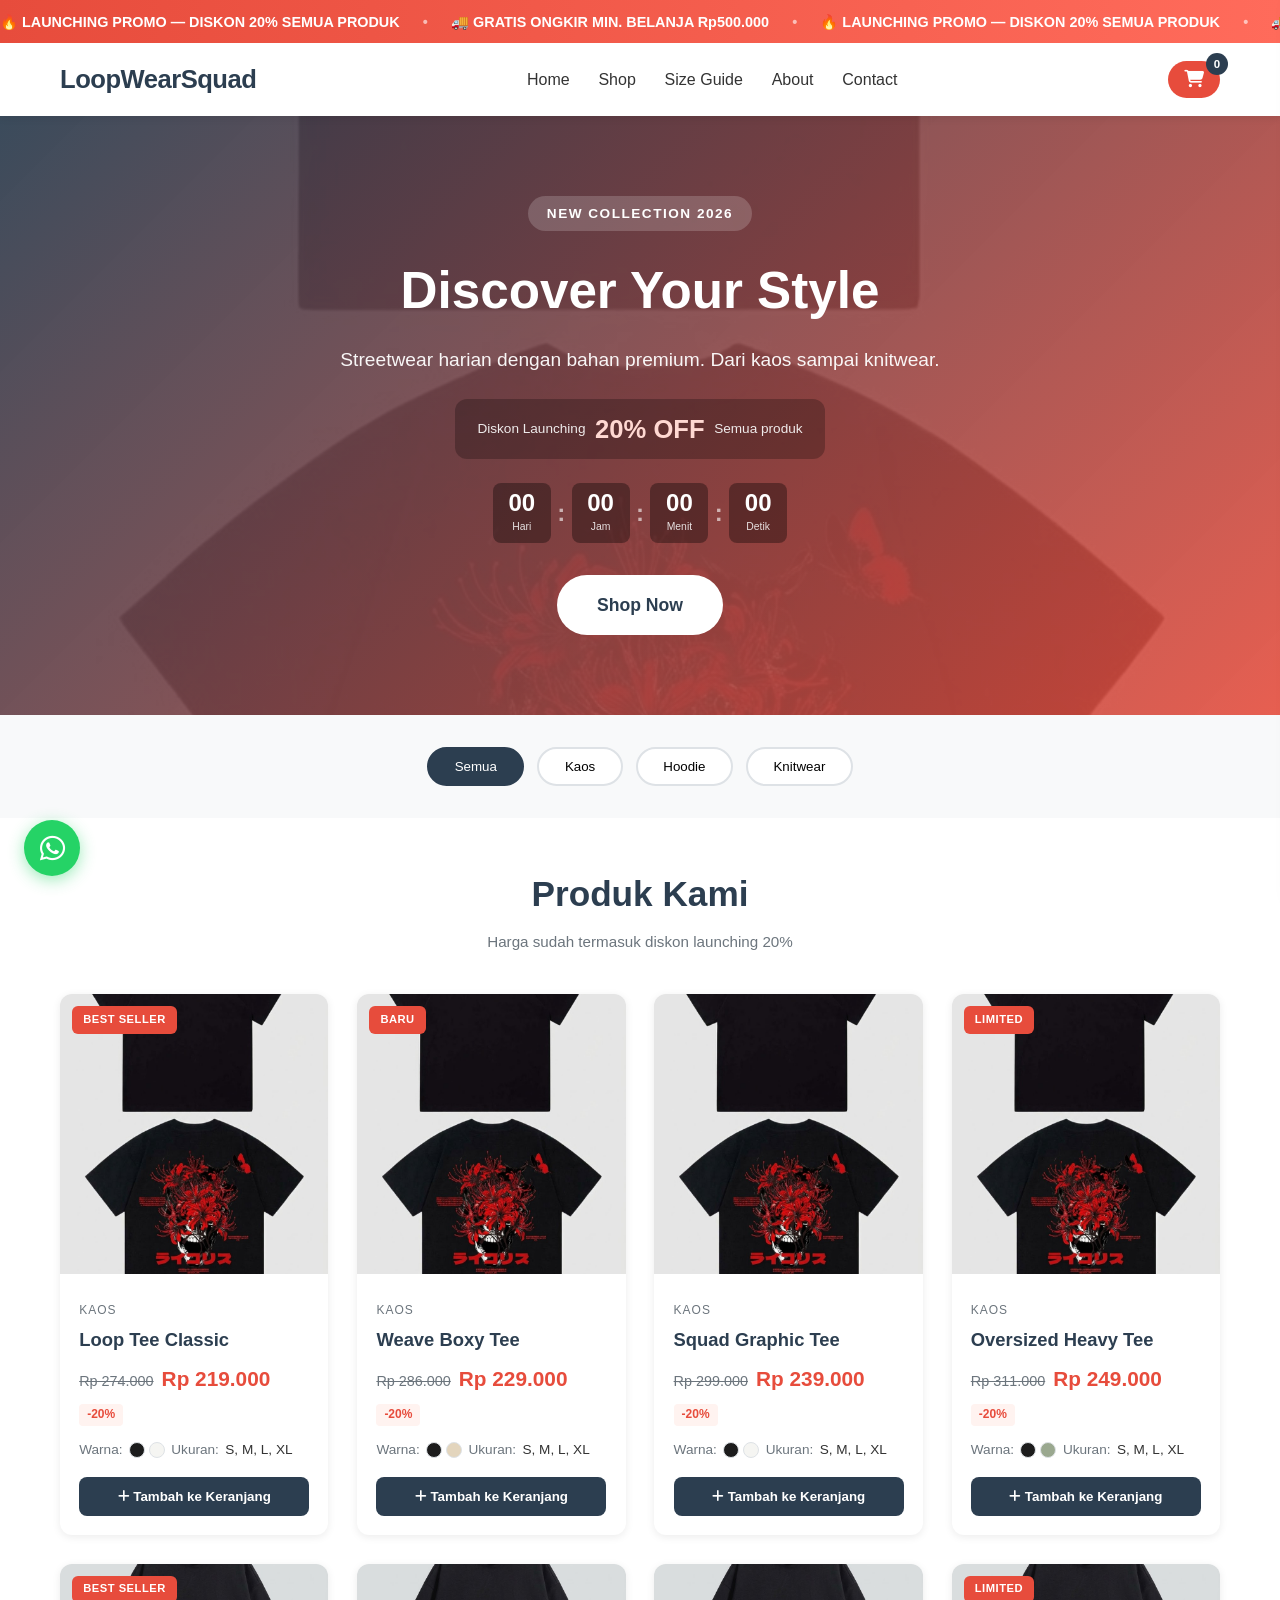
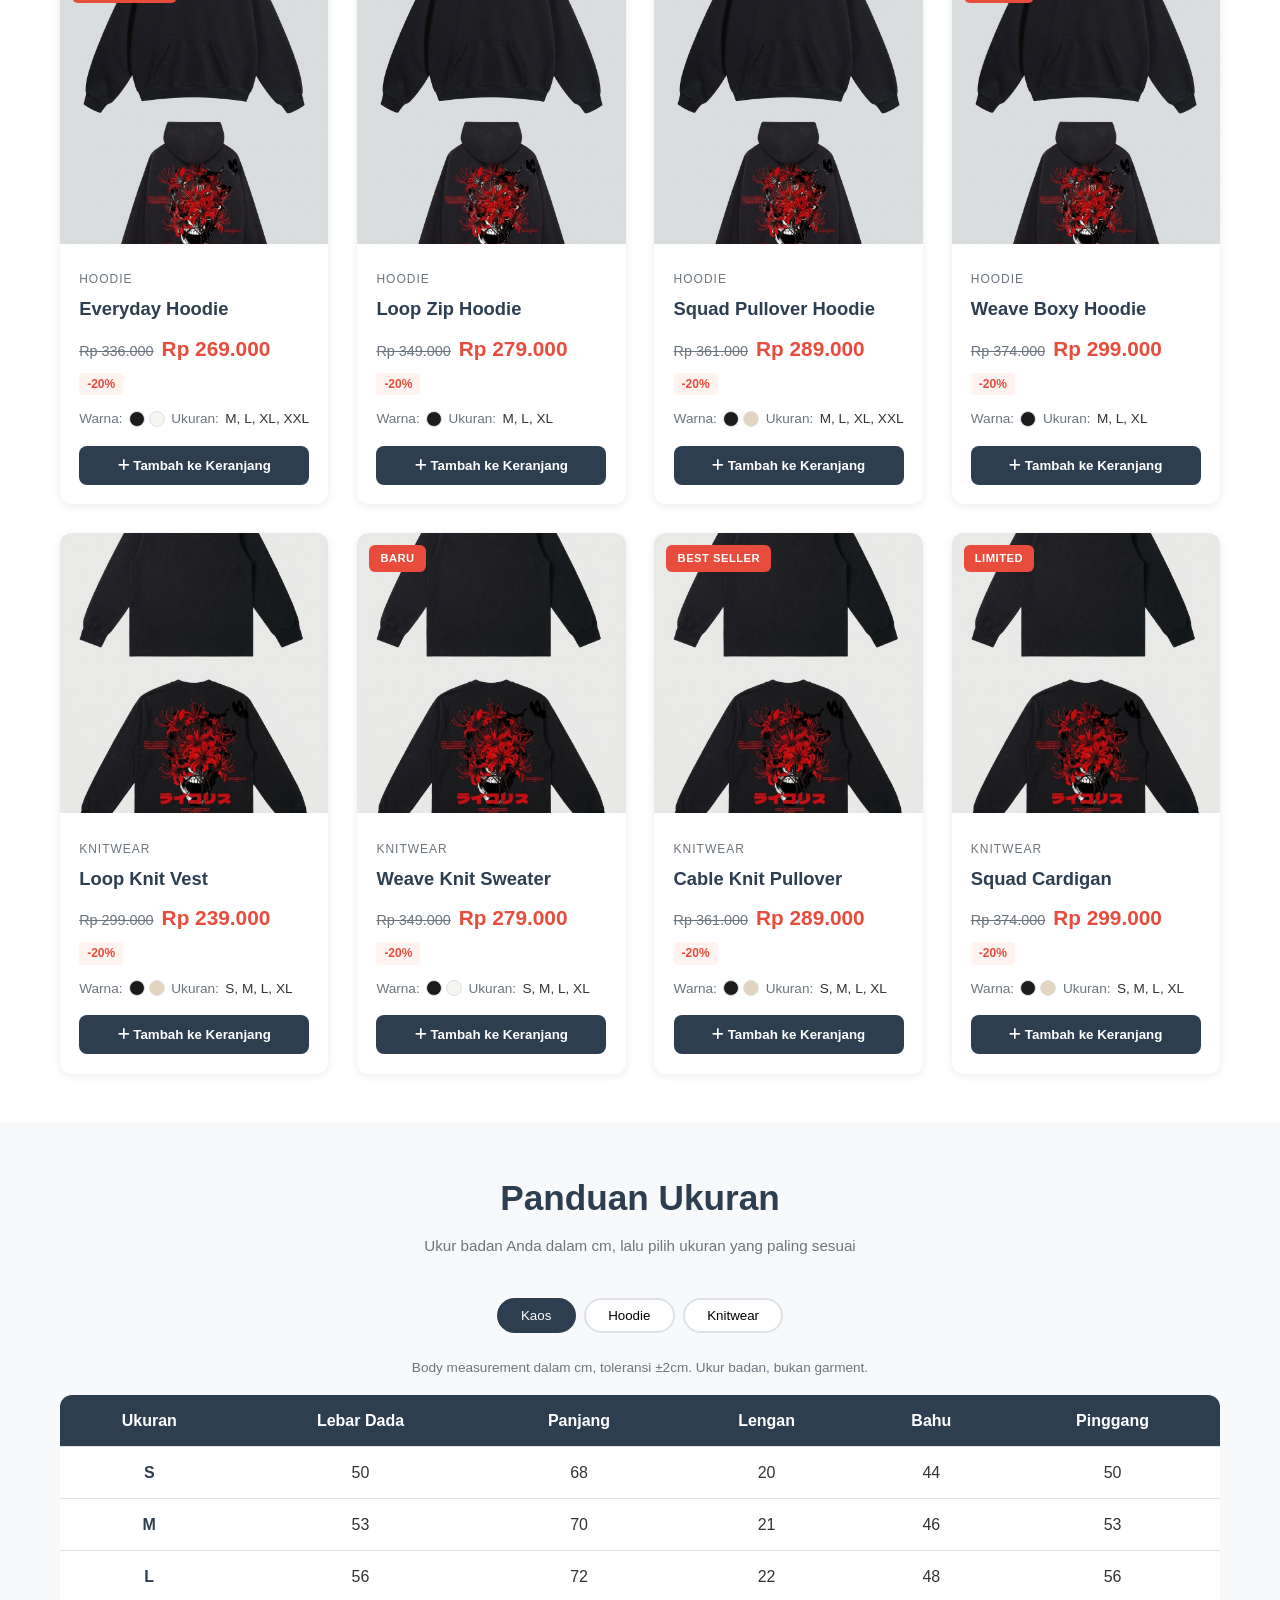
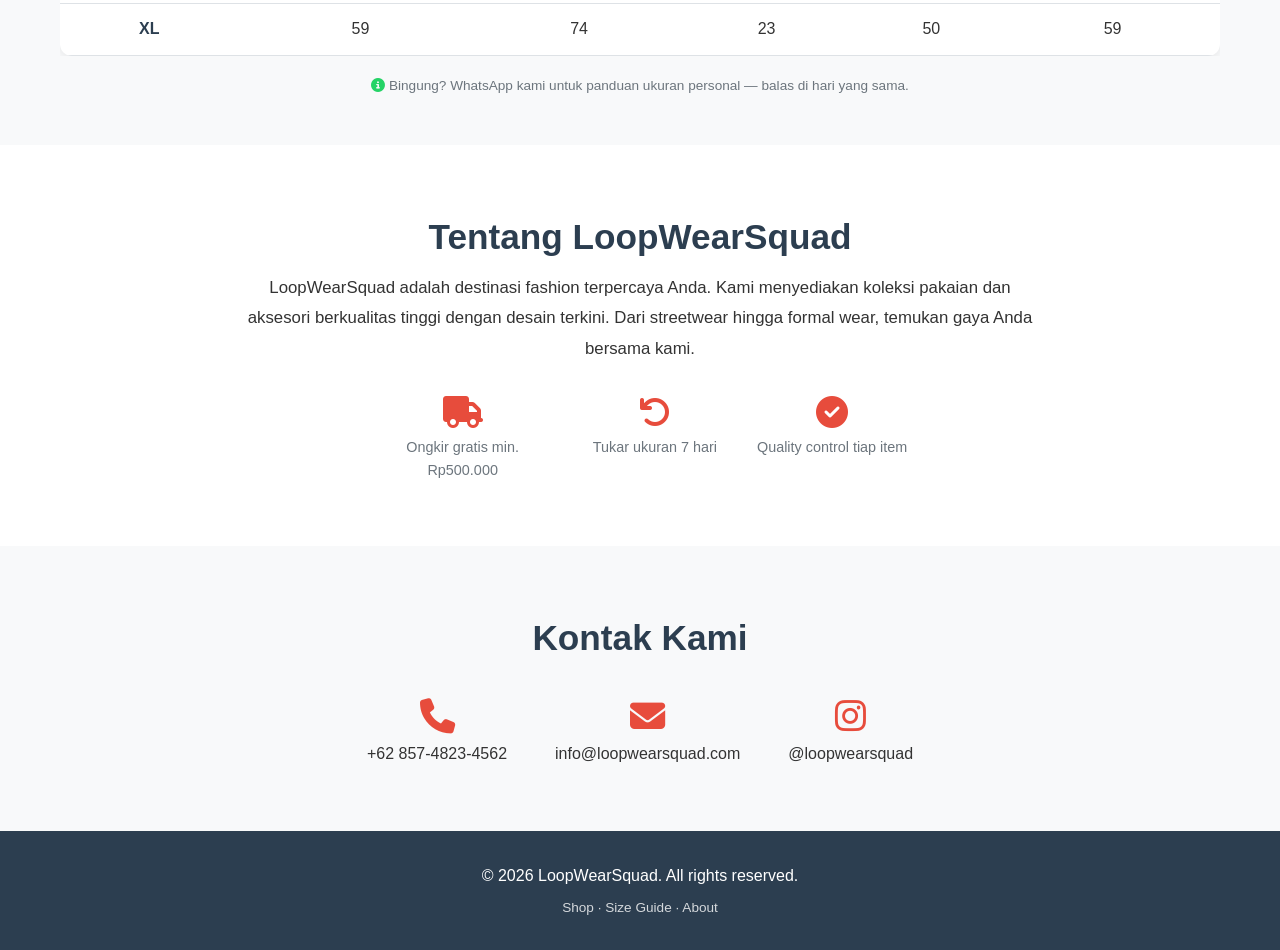
<file: index.html>
<!DOCTYPE html>
<html lang="id">
<head>
    <meta charset="UTF-8">
    <meta name="viewport" content="width=device-width, initial-scale=1.0">
    <title>LoopWearSquad — Streetwear Store | Kaos, Hoodie, Knitwear</title>
    <meta name="description" content="LoopWearSquad — koleksi streetwear Indonesia. Kaos, hoodie, dan knitwear premium. Diskon launching 20% untuk semua produk.">
    <meta name="theme-color" content="#2c3e50">

    <!-- PWA -->
    <link rel="manifest" href="manifest.webmanifest">
    <link rel="icon" type="image/png" sizes="192x192" href="icons/icon-192.png">
    <link rel="apple-touch-icon" href="icons/icon-192.png">
    <meta name="apple-mobile-web-app-capable" content="yes">
    <meta name="apple-mobile-web-app-title" content="LoopWearSquad">
    <meta name="mobile-web-app-capable" content="yes">

    <link rel="stylesheet" href="style.css">
    <link rel="stylesheet" href="https://cdnjs.cloudflare.com/ajax/libs/font-awesome/6.4.0/css/all.min.css">

    <!-- Open Graph -->
    <meta property="og:type" content="website">
    <meta property="og:title" content="LoopWearSquad — New Collection 2026">
    <meta property="og:description" content="Kaos, hoodie, knitwear premium. Diskon launching 20%.">
    <meta property="og:image" content="https://rijalmafaza081.github.io/loopwearsquad/images/kaos.jpg">

    <!-- Google Analytics -->
    <script async src="https://www.googletagmanager.com/gtag/js?id=G-CPDF1S9VXW"></script>
    <script>
      window.dataLayer = window.dataLayer || [];
      function gtag(){dataLayer.push(arguments);}
      gtag('js', new Date());
      gtag('config', 'G-CPDF1S9VXW');
    </script>
</head>
<body>
    <!-- Promo Bar -->
    <div class="promo-bar" id="promoBar">
        <div class="promo-bar-track">
            <span class="promo-item">🔥 LAUNCHING PROMO — DISKON 20% SEMUA PRODUK</span>
            <span class="promo-sep">•</span>
            <span class="promo-item">🚚 GRATIS ONGKIR MIN. BELANJA Rp500.000</span>
            <span class="promo-sep">•</span>
            <span class="promo-item">🔥 LAUNCHING PROMO — DISKON 20% SEMUA PRODUK</span>
            <span class="promo-sep">•</span>
            <span class="promo-item">🚚 GRATIS ONGKIR MIN. BELANJA Rp500.000</span>
        </div>
    </div>

    <!-- Header & Navigation -->
    <header class="header">
        <nav class="navbar">
            <div class="container">
                <div class="logo">
                    <a href="index.html"><h1>LoopWearSquad</h1></a>
                </div>
                <ul class="nav-menu">
                    <li><a href="index.html#home">Home</a></li>
                    <li><a href="index.html#products">Shop</a></li>
                    <li><a href="index.html#size-guide">Size Guide</a></li>
                    <li><a href="index.html#about">About</a></li>
                    <li><a href="index.html#contact">Contact</a></li>
                </ul>
                <div class="nav-icons">
                    <button class="install-btn hidden" id="installBtn" title="Install aplikasi">
                        <i class="fas fa-download"></i>
                        <span class="install-label">Install</span>
                    </button>
                    <button class="cart-btn" onclick="toggleCart()" aria-label="Keranjang belanja">
                        <i class="fas fa-shopping-cart"></i>
                        <span class="cart-count">0</span>
                    </button>
                </div>
            </div>
        </nav>
    </header>

    <!-- Hero Section -->
    <section id="home" class="hero">
        <div class="hero-content">
            <span class="hero-badge">NEW COLLECTION 2026</span>
            <h2 class="hero-title">Discover Your Style</h2>
            <p class="hero-subtitle">Streetwear harian dengan bahan premium. Dari kaos sampai knitwear.</p>
            <div class="hero-promo">
                <span class="hero-promo-label">Diskon Launching</span>
                <span class="hero-promo-value">20% OFF</span>
                <span class="hero-promo-off">Semua produk</span>
            </div>
            <div class="countdown" id="heroCountdown" role="timer" aria-label="Hitung mundur promo">
                <div class="cd-unit"><span class="cd-value" id="cdDays">00</span><span class="cd-label">Hari</span></div>
                <div class="cd-sep">:</div>
                <div class="cd-unit"><span class="cd-value" id="cdHours">00</span><span class="cd-label">Jam</span></div>
                <div class="cd-sep">:</div>
                <div class="cd-unit"><span class="cd-value" id="cdMins">00</span><span class="cd-label">Menit</span></div>
                <div class="cd-sep">:</div>
                <div class="cd-unit"><span class="cd-value" id="cdSecs">00</span><span class="cd-label">Detik</span></div>
            </div>
            <a href="#products" class="btn btn-primary btn-lg">Shop Now</a>
        </div>
    </section>

    <!-- Filter Section -->
    <section class="filter-section">
        <div class="container">
            <div class="filter-buttons" id="filterButtons">
                <button class="filter-btn active" data-category="all">Semua</button>
                <button class="filter-btn" data-category="kaos">Kaos</button>
                <button class="filter-btn" data-category="hoodie">Hoodie</button>
                <button class="filter-btn" data-category="knitwear">Knitwear</button>
            </div>
        </div>
    </section>

    <!-- Products Section -->
    <section id="products" class="products-section">
        <div class="container">
            <h2 class="section-title">Produk Kami</h2>
            <p class="section-subtitle">Harga sudah termasuk diskon launching 20%</p>
            <div class="products-grid" id="productsGrid"></div>
        </div>
    </section>

    <!-- Size Guide Section -->
    <section id="size-guide" class="size-guide-section">
        <div class="container">
            <h2 class="section-title">Panduan Ukuran</h2>
            <p class="section-subtitle">Ukur badan Anda dalam cm, lalu pilih ukuran yang paling sesuai</p>
            <div class="size-guide-tabs" id="sizeGuideTabs">
                <button class="size-tab active" data-cat="kaos">Kaos</button>
                <button class="size-tab" data-cat="hoodie">Hoodie</button>
                <button class="size-tab" data-cat="knitwear">Knitwear</button>
            </div>
            <div id="sizeGuideContainer"></div>
            <p class="size-help"><i class="fas fa-info-circle"></i> Bingung? WhatsApp kami untuk panduan ukuran personal — balas di hari yang sama.</p>
        </div>
    </section>

    <!-- About Section -->
    <section id="about" class="about-section">
        <div class="container">
            <h2 class="section-title">Tentang LoopWearSquad</h2>
            <p class="about-text">
                LoopWearSquad adalah destinasi fashion terpercaya Anda. Kami menyediakan koleksi pakaian
                dan aksesori berkualitas tinggi dengan desain terkini. Dari streetwear hingga formal wear,
                temukan gaya Anda bersama kami.
            </p>
            <div class="about-features">
                <div class="about-feature"><i class="fas fa-truck"></i><p>Ongkir gratis min. Rp500.000</p></div>
                <div class="about-feature"><i class="fas fa-undo"></i><p>Tukar ukuran 7 hari</p></div>
                <div class="about-feature"><i class="fas fa-check-circle"></i><p>Quality control tiap item</p></div>
            </div>
        </div>
    </section>

    <!-- Contact Section -->
    <section id="contact" class="contact-section">
        <div class="container">
            <h2 class="section-title">Kontak Kami</h2>
            <div class="contact-info">
                <div class="contact-item">
                    <i class="fas fa-phone"></i>
                    <p>+62 857-4823-4562</p>
                </div>
                <div class="contact-item">
                    <i class="fas fa-envelope"></i>
                    <p>info@loopwearsquad.com</p>
                </div>
                <div class="contact-item">
                    <i class="fab fa-instagram"></i>
                    <p>@loopwearsquad</p>
                </div>
            </div>
        </div>
    </section>

    <!-- Shopping Cart Sidebar -->
    <div class="cart-sidebar" id="cartSidebar">
        <div class="cart-header">
            <h3>Keranjang Belanja</h3>
            <button class="close-cart" onclick="toggleCart()" aria-label="Tutup keranjang">
                <i class="fas fa-times"></i>
            </button>
        </div>
        <div class="cart-items" id="cartItems"></div>
        <div class="cart-footer">
            <div class="cart-subtotal">
                <span>Subtotal</span>
                <span id="cartSubtotal">Rp 0</span>
            </div>
            <div class="cart-total">
                <span>Total:</span>
                <span id="cartTotal">Rp 0</span>
            </div>
            <div class="cart-freeship" id="cartFreeShip"></div>
            <button class="btn btn-whatsapp btn-block" onclick="checkoutWhatsApp()">
                <i class="fab fa-whatsapp"></i> Checkout via WhatsApp
            </button>
        </div>
    </div>

    <!-- Cart Overlay -->
    <div class="cart-overlay" id="cartOverlay" onclick="toggleCart()"></div>

    <!-- WhatsApp Floating Button -->
    <a href="https://wa.me/6285748234562?text=Halo%20LoopWearSquad,%20saya%20mau%20bertanya%20tentang%20produk"
       class="whatsapp-float"
       target="_blank" rel="noopener"
       id="waFloat">
        <i class="fab fa-whatsapp"></i>
    </a>

    <!-- Footer -->
    <footer class="footer">
        <div class="container">
            <p>&copy; 2026 LoopWearSquad. All rights reserved.</p>
            <p class="footer-links">
                <a href="index.html#products">Shop</a> ·
                <a href="index.html#size-guide">Size Guide</a> ·
                <a href="index.html#about">About</a>
            </p>
        </div>
    </footer>

    <script src="data/products.js"></script>
    <script src="script.js"></script>
</body>
</html>
</file>
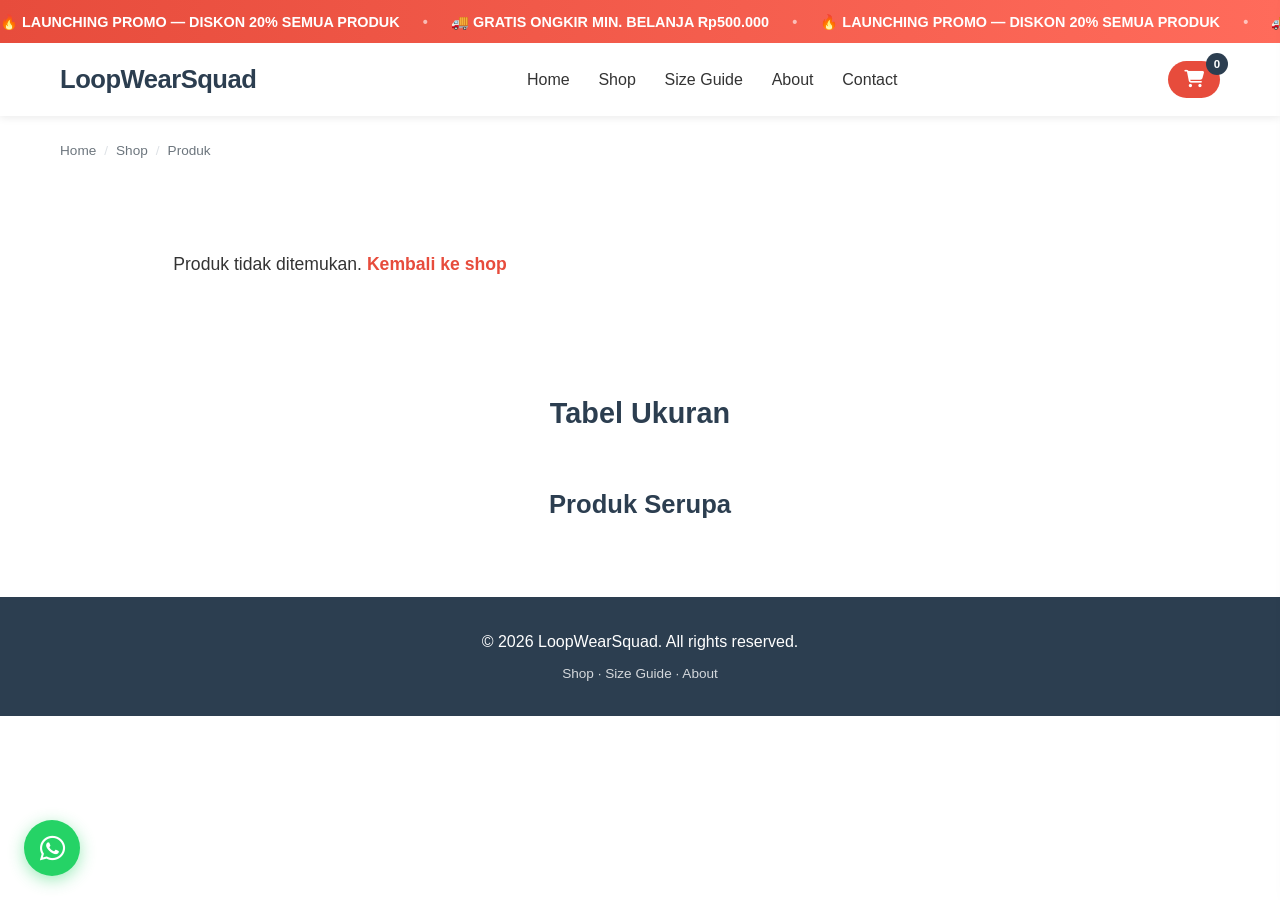
<file: product.html>
<!DOCTYPE html>
<html lang="id">
<head>
    <meta charset="UTF-8">
    <meta name="viewport" content="width=device-width, initial-scale=1.0">
    <title id="pageTitle">LoopWearSquad — Detail Produk</title>
    <meta name="description" content="Detail produk LoopWearSquad. Pilih ukuran & warna, lalu checkout via WhatsApp.">
    <meta name="theme-color" content="#2c3e50">

    <!-- PWA -->
    <link rel="manifest" href="manifest.webmanifest">
    <link rel="icon" type="image/png" sizes="192x192" href="icons/icon-192.png">
    <link rel="apple-touch-icon" href="icons/icon-192.png">
    <meta name="apple-mobile-web-app-capable" content="yes">
    <meta name="apple-mobile-web-app-title" content="LoopWearSquad">
    <meta name="mobile-web-app-capable" content="yes">

    <link rel="stylesheet" href="style.css">
    <link rel="stylesheet" href="https://cdnjs.cloudflare.com/ajax/libs/font-awesome/6.4.0/css/all.min.css">

    <!-- Google Analytics -->
    <script async src="https://www.googletagmanager.com/gtag/js?id=G-CPDF1S9VXW"></script>
    <script>
      window.dataLayer = window.dataLayer || [];
      function gtag(){dataLayer.push(arguments);}
      gtag('js', new Date());
      gtag('config', 'G-CPDF1S9VXW');
    </script>
</head>
<body>
    <!-- Promo Bar -->
    <div class="promo-bar" id="promoBar">
        <div class="promo-bar-track">
            <span class="promo-item">🔥 LAUNCHING PROMO — DISKON 20% SEMUA PRODUK</span>
            <span class="promo-sep">•</span>
            <span class="promo-item">🚚 GRATIS ONGKIR MIN. BELANJA Rp500.000</span>
            <span class="promo-sep">•</span>
            <span class="promo-item">🔥 LAUNCHING PROMO — DISKON 20% SEMUA PRODUK</span>
            <span class="promo-sep">•</span>
            <span class="promo-item">🚚 GRATIS ONGKIR MIN. BELANJA Rp500.000</span>
        </div>
    </div>

    <!-- Header -->
    <header class="header">
        <nav class="navbar">
            <div class="container">
                <div class="logo">
                    <a href="index.html"><h1>LoopWearSquad</h1></a>
                </div>
                <ul class="nav-menu">
                    <li><a href="index.html#home">Home</a></li>
                    <li><a href="index.html#products">Shop</a></li>
                    <li><a href="index.html#size-guide">Size Guide</a></li>
                    <li><a href="index.html#about">About</a></li>
                    <li><a href="index.html#contact">Contact</a></li>
                </ul>
                <div class="nav-icons">
                    <button class="install-btn hidden" id="installBtn" title="Install aplikasi">
                        <i class="fas fa-download"></i>
                        <span class="install-label">Install</span>
                    </button>
                    <button class="cart-btn" onclick="toggleCart()" aria-label="Keranjang belanja">
                        <i class="fas fa-shopping-cart"></i>
                        <span class="cart-count">0</span>
                    </button>
                </div>
            </div>
        </nav>
    </header>

    <main class="container product-detail-page">
        <div class="breadcrumbs">
            <a href="index.html">Home</a>
            <span>/</span>
            <a href="index.html#products" id="bcCategory">Shop</a>
            <span>/</span>
            <span id="bcName">Produk</span>
        </div>

        <div class="product-detail" id="productDetail">
            <div class="product-detail-gallery">
                <img id="pdImage" src="" alt="" class="product-detail-image">
                <div class="share-row">
                    <span>Bagikan:</span>
                    <button class="share-btn" id="shareWa" title="Share WhatsApp"><i class="fab fa-whatsapp"></i></button>
                    <button class="share-btn" id="shareCopy" title="Salin link"><i class="fas fa-link"></i></button>
                </div>
            </div>
            <div class="product-detail-info">
                <span class="product-detail-category" id="pdCategory"></span>
                <h1 class="product-detail-name" id="pdName"></h1>
                <div class="product-detail-price-row" id="pdPriceRow">
                    <span class="product-detail-original" id="pdOriginal"></span>
                    <span class="product-detail-price" id="pdPrice"></span>
                    <span class="product-detail-discount" id="pdDiscount"></span>
                </div>
                <p class="product-detail-short" id="pdShort"></p>

                <div class="detail-section">
                    <h3>Pilih Warna</h3>
                    <div class="color-options" id="pdColors"></div>
                    <div class="selected-label" id="pdColorLabel"></div>
                </div>

                <div class="detail-section">
                    <h3>Pilih Ukuran <button class="link-text" onclick="document.getElementById('sizeChartDetail').scrollIntoView({behavior:'smooth'})">Lihat tabel</button></h3>
                    <div class="size-options" id="pdSizes"></div>
                    <div class="selected-label" id="pdSizeLabel"></div>
                </div>

                <div class="detail-actions">
                    <div class="qty-control">
                        <button class="qty-btn" id="qtyMinus" aria-label="Kurangi">-</button>
                        <span id="qtyValue">1</span>
                        <button class="qty-btn" id="qtyPlus" aria-label="Tambah">+</button>
                    </div>
                    <button class="btn btn-primary btn-lg btn-addcart" id="pdAddToCart" onclick="addCurrentToCart()">
                        <i class="fas fa-shopping-cart"></i> Tambah ke Keranjang
                    </button>
                </div>

                <div class="product-detail-meta" id="pdMeta">
                    <div><strong>Bahan:</strong> <span id="pdMaterial"></span></div>
                    <div><strong>Kategori:</strong> <span id="pdCatMeta"></span></div>
                    <div><strong>SKU:</strong> <span id="pdSku"></span></div>
                </div>

                <div class="product-description">
                    <h3>Deskripsi Produk</h3>
                    <p id="pdDescription"></p>
                    <ul id="pdDetails"></ul>
                </div>
            </div>
        </div>

        <!-- Size Chart Detail -->
        <section class="size-detail" id="sizeChartDetail">
            <h2 class="section-title">Tabel Ukuran</h2>
            <div id="sizeChartDetailContainer"></div>
        </section>

        <!-- Related Products -->
        <section class="related-products">
            <h2 class="section-title">Produk Serupa</h2>
            <div class="products-grid" id="relatedGrid"></div>
        </section>
    </main>

    <!-- Cart Sidebar -->
    <div class="cart-sidebar" id="cartSidebar">
        <div class="cart-header">
            <h3>Keranjang Belanja</h3>
            <button class="close-cart" onclick="toggleCart()" aria-label="Tutup keranjang">
                <i class="fas fa-times"></i>
            </button>
        </div>
        <div class="cart-items" id="cartItems"></div>
        <div class="cart-footer">
            <div class="cart-subtotal">
                <span>Subtotal</span>
                <span id="cartSubtotal">Rp 0</span>
            </div>
            <div class="cart-total">
                <span>Total:</span>
                <span id="cartTotal">Rp 0</span>
            </div>
            <div class="cart-freeship" id="cartFreeShip"></div>
            <button class="btn btn-whatsapp btn-block" onclick="checkoutWhatsApp()">
                <i class="fab fa-whatsapp"></i> Checkout via WhatsApp
            </button>
        </div>
    </div>

    <div class="cart-overlay" id="cartOverlay" onclick="toggleCart()"></div>

    <a href="https://wa.me/6285748234562?text=Halo%20LoopWearSquad,%20saya%20mau%20bertanya%20tentang%20produk"
       class="whatsapp-float" target="_blank" rel="noopener" id="waFloat">
        <i class="fab fa-whatsapp"></i>
    </a>

    <footer class="footer">
        <div class="container">
            <p>&copy; 2026 LoopWearSquad. All rights reserved.</p>
            <p class="footer-links">
                <a href="index.html#products">Shop</a> ·
                <a href="index.html#size-guide">Size Guide</a> ·
                <a href="index.html#about">About</a>
            </p>
        </div>
    </footer>

    <script src="data/products.js"></script>
    <script src="script.js"></script>
    <script src="product.js"></script>
</body>
</html>
</file>
<file: style.css>
/* ============================================================
   LoopWearSquad — Stylesheet (shared)
   ============================================================ */

* { margin: 0; padding: 0; box-sizing: border-box; }

:root {
    --primary-color: #2c3e50;
    --secondary-color: #e74c3c;
    --accent: #25D366;
    --text-color: #333;
    --bg-color: #f8f9fa;
    --white: #ffffff;
    --gray: #6c757d;
    --light-gray: #e9ecef;
    --border-color: #dee2e6;
    --shadow-sm: 0 2px 8px rgba(0,0,0,0.08);
    --shadow-md: 0 8px 24px rgba(0,0,0,0.12);
    --radius: 12px;
}

body {
    font-family: 'Segoe UI', Tahoma, Geneva, Verdana, sans-serif;
    line-height: 1.6;
    color: var(--text-color);
    overflow-x: hidden;
    background: var(--white);
}

.container { max-width: 1200px; margin: 0 auto; padding: 0 20px; }
.hidden { display: none !important; }
a { color: inherit; text-decoration: none; }

/* ---------- Promo Bar ---------- */
.promo-bar {
    background: linear-gradient(90deg, var(--secondary-color), #ff6b5b);
    color: var(--white);
    overflow: hidden;
    padding: 0.55rem 0;
    cursor: pointer;
    white-space: nowrap;
    position: relative;
    z-index: 1001;
}
.promo-bar-track {
    display: inline-block;
    white-space: nowrap;
    animation: scrollX 22s linear infinite;
    font-weight: 600;
    font-size: 0.9rem;
}
.promo-bar-track .promo-sep { margin: 0 1.2rem; opacity: 0.6; }
@keyframes scrollX {
    from { transform: translateX(0); }
    to   { transform: translateX(-50%); }
}

/* ---------- Header ---------- */
.header {
    background: var(--white);
    box-shadow: var(--shadow-sm);
    position: sticky;
    top: 0;
    z-index: 1000;
}
.navbar { padding: 1rem 0; }
.navbar .container {
    display: flex;
    justify-content: space-between;
    align-items: center;
}
.logo h1 {
    color: var(--primary-color);
    font-size: 1.6rem;
    font-weight: 800;
    letter-spacing: -0.5px;
}
.nav-menu { display: flex; list-style: none; gap: 1.8rem; }
.nav-menu a {
    color: var(--text-color);
    font-weight: 500;
    transition: color 0.25s;
    position: relative;
}
.nav-menu a:hover { color: var(--secondary-color); }
.nav-icons { display: flex; gap: 0.8rem; align-items: center; }

.install-btn {
    background: transparent;
    border: 2px solid var(--primary-color);
    color: var(--primary-color);
    padding: 0.4rem 0.9rem;
    border-radius: 20px;
    cursor: pointer;
    font-size: 0.85rem;
    font-weight: 600;
    display: flex;
    align-items: center;
    gap: 0.4rem;
    transition: all 0.25s;
}
.install-btn:hover { background: var(--primary-color); color: var(--white); }

.cart-btn {
    background: var(--secondary-color);
    color: var(--white);
    border: none;
    padding: 0.5rem 1rem;
    border-radius: 25px;
    cursor: pointer;
    position: relative;
    font-size: 1.1rem;
    transition: transform 0.25s;
}
.cart-btn:hover { transform: scale(1.05); }
.cart-count {
    position: absolute;
    top: -8px;
    right: -8px;
    background: var(--primary-color);
    color: var(--white);
    border-radius: 50%;
    min-width: 22px;
    height: 22px;
    padding: 0 4px;
    display: flex;
    align-items: center;
    justify-content: center;
    font-size: 0.72rem;
    font-weight: bold;
}

/* ---------- Hero ---------- */
.hero {
    background:
        linear-gradient(135deg, rgba(44,62,80,0.92), rgba(231,76,60,0.88)),
        url("images/kaos.jpg") center/cover;
    color: var(--white);
    padding: 5rem 0;
    text-align: center;
}
.hero-content { max-width: 700px; margin: 0 auto; padding: 0 20px; }
.hero-badge {
    display: inline-block;
    background: rgba(255,255,255,0.18);
    padding: 0.4rem 1.2rem;
    border-radius: 20px;
    font-size: 0.85rem;
    font-weight: 600;
    letter-spacing: 1.5px;
    margin-bottom: 1.2rem;
}
.hero-title { font-size: 3.2rem; margin-bottom: 0.8rem; font-weight: 800; }
.hero-subtitle { font-size: 1.2rem; margin-bottom: 1.5rem; opacity: 0.95; }

.hero-promo {
    display: inline-flex;
    align-items: center;
    gap: 0.6rem;
    background: rgba(0,0,0,0.25);
    padding: 0.6rem 1.4rem;
    border-radius: 12px;
    margin-bottom: 1.5rem;
}
.hero-promo-label { font-size: 0.85rem; opacity: 0.9; }
.hero-promo-value { font-size: 1.6rem; font-weight: 800; color: #ffd8d2; }
.hero-promo-off { font-size: 0.85rem; opacity: 0.9; }

.countdown {
    display: flex;
    justify-content: center;
    gap: 0.4rem;
    margin-bottom: 2rem;
    flex-wrap: wrap;
}
.cd-unit {
    background: rgba(0,0,0,0.35);
    border-radius: 8px;
    padding: 0.5rem 0.8rem;
    min-width: 58px;
    text-align: center;
}
.cd-value { display: block; font-size: 1.5rem; font-weight: 800; line-height: 1; }
.cd-label { display: block; font-size: 0.65rem; opacity: 0.85; margin-top: 0.2rem; }
.cd-sep { align-self: center; font-size: 1.5rem; font-weight: 800; opacity: 0.6; }

/* ---------- Buttons ---------- */
.btn {
    display: inline-block;
    padding: 0.8rem 2rem;
    border-radius: 30px;
    font-weight: 600;
    transition: all 0.25s;
    border: none;
    cursor: pointer;
    font-size: 1rem;
    text-align: center;
}
.btn-lg { padding: 1rem 2.5rem; font-size: 1.1rem; }
.btn-block { width: 100%; }
.btn-primary { background: var(--white); color: var(--primary-color); }
.btn-primary:hover { transform: translateY(-3px); box-shadow: var(--shadow-md); }
.btn-whatsapp {
    background: var(--accent);
    color: var(--white);
    font-size: 1.05rem;
}
.btn-whatsapp:hover { background: #1eb558; transform: translateY(-2px); }

/* ---------- Filter ---------- */
.filter-section { padding: 2rem 0; background: var(--bg-color); }
.filter-buttons {
    display: flex;
    justify-content: center;
    gap: 0.8rem;
    flex-wrap: wrap;
}
.filter-btn {
    padding: 0.6rem 1.6rem;
    background: var(--white);
    border: 2px solid var(--border-color);
    border-radius: 25px;
    cursor: pointer;
    font-weight: 500;
    transition: all 0.25s;
}
.filter-btn:hover,
.filter-btn.active {
    background: var(--primary-color);
    color: var(--white);
    border-color: var(--primary-color);
}

/* ---------- Products Section ---------- */
.products-section { padding: 3rem 0; }
.section-title {
    text-align: center;
    font-size: 2.2rem;
    margin-bottom: 0.5rem;
    color: var(--primary-color);
}
.section-subtitle {
    text-align: center;
    color: var(--gray);
    margin-bottom: 2.5rem;
    font-size: 0.95rem;
}
.products-grid {
    display: grid;
    grid-template-columns: repeat(auto-fill, minmax(260px, 1fr));
    gap: 1.8rem;
}

.product-card {
    background: var(--white);
    border-radius: var(--radius);
    overflow: hidden;
    box-shadow: var(--shadow-sm);
    transition: transform 0.25s, box-shadow 0.25s;
    display: flex;
    flex-direction: column;
}
.product-card:hover { transform: translateY(-6px); box-shadow: var(--shadow-md); }
.product-card-link { display: block; }
.product-image-wrap { position: relative; }
.product-image {
    width: 100%;
    height: 280px;
    object-fit: cover;
    background: var(--bg-color);
}
.product-badge {
    position: absolute;
    top: 12px;
    left: 12px;
    background: var(--secondary-color);
    color: var(--white);
    padding: 0.3rem 0.7rem;
    border-radius: 6px;
    font-size: 0.7rem;
    font-weight: 700;
    letter-spacing: 0.5px;
    z-index: 2;
}

.product-info { padding: 1.2rem; display: flex; flex-direction: column; flex: 1; }
.product-category {
    color: var(--gray);
    font-size: 0.75rem;
    text-transform: uppercase;
    letter-spacing: 1px;
    margin-bottom: 0.3rem;
}
.product-name { font-size: 1.15rem; margin-bottom: 0.5rem; color: var(--primary-color); }
.product-name a:hover { color: var(--secondary-color); }

.product-price-row { display: flex; align-items: baseline; gap: 0.5rem; margin-bottom: 0.8rem; flex-wrap: wrap; }
.product-original {
    text-decoration: line-through;
    color: var(--gray);
    font-size: 0.9rem;
}
.product-price { font-size: 1.3rem; font-weight: 700; color: var(--secondary-color); }
.product-discount {
    background: #fff3f0;
    color: var(--secondary-color);
    padding: 0.1rem 0.5rem;
    border-radius: 4px;
    font-size: 0.75rem;
    font-weight: 700;
}

.product-variants {
    display: flex;
    align-items: center;
    gap: 0.4rem;
    flex-wrap: wrap;
    margin-bottom: 1rem;
    font-size: 0.85rem;
}
.variant-label { color: var(--gray); }
.size-list { color: var(--text-color); }
.color-dots { display: inline-flex; gap: 0.25rem; }
.color-dot {
    width: 16px;
    height: 16px;
    border-radius: 50%;
    border: 1.5px solid var(--border-color);
    display: inline-block;
}

.add-to-cart-btn {
    width: 100%;
    margin-top: auto;
    padding: 0.75rem;
    background: var(--primary-color);
    color: var(--white);
    border: none;
    border-radius: 8px;
    cursor: pointer;
    font-weight: 600;
    transition: background 0.25s;
}
.add-to-cart-btn:hover { background: var(--secondary-color); }

/* ---------- Size Guide ---------- */
.size-guide-section { padding: 3rem 0; background: var(--bg-color); }
.size-guide-tabs {
    display: flex;
    justify-content: center;
    gap: 0.5rem;
    margin-bottom: 1.5rem;
    flex-wrap: wrap;
}
.size-tab {
    padding: 0.5rem 1.4rem;
    background: var(--white);
    border: 2px solid var(--border-color);
    border-radius: 20px;
    cursor: pointer;
    font-weight: 500;
    transition: all 0.2s;
}
.size-tab.active { background: var(--primary-color); color: var(--white); border-color: var(--primary-color); }
.size-note { color: var(--gray); font-size: 0.85rem; margin-bottom: 1rem; text-align: center; }
.size-table-wrap { overflow-x: auto; }
.size-table {
    width: 100%;
    border-collapse: collapse;
    background: var(--white);
    border-radius: var(--radius);
    overflow: hidden;
    box-shadow: var(--shadow-sm);
}
.size-table th, .size-table td {
    padding: 0.8rem 1rem;
    text-align: center;
    border-bottom: 1px solid var(--border-color);
}
.size-table th { background: var(--primary-color); color: var(--white); font-weight: 600; }
.size-table tbody tr:hover { background: var(--bg-color); }
.size-table td:first-child { font-weight: 700; color: var(--primary-color); }
.size-help { text-align: center; color: var(--gray); font-size: 0.85rem; margin-top: 1.2rem; }
.size-help i { color: var(--accent); }

/* ---------- About ---------- */
.about-section { padding: 4rem 0; }
.about-text {
    max-width: 800px;
    margin: 0 auto 2rem;
    text-align: center;
    font-size: 1.05rem;
    line-height: 1.8;
}
.about-features {
    display: flex;
    justify-content: center;
    gap: 2.5rem;
    flex-wrap: wrap;
}
.about-feature { text-align: center; max-width: 180px; }
.about-feature i { font-size: 2rem; color: var(--secondary-color); margin-bottom: 0.5rem; }
.about-feature p { font-size: 0.9rem; color: var(--gray); }

/* ---------- Contact ---------- */
.contact-section { padding: 4rem 0; background: var(--bg-color); }
.contact-info {
    display: flex;
    justify-content: center;
    gap: 3rem;
    flex-wrap: wrap;
    margin-top: 2rem;
}
.contact-item { text-align: center; }
.contact-item i { font-size: 2.2rem; color: var(--secondary-color); margin-bottom: 0.5rem; }
.contact-item p { font-size: 1rem; }

/* ---------- Cart Sidebar ---------- */
.cart-overlay {
    position: fixed;
    inset: 0;
    background: rgba(0,0,0,0.4);
    opacity: 0;
    pointer-events: none;
    transition: opacity 0.3s;
    z-index: 1900;
}
.cart-overlay.active { opacity: 1; pointer-events: auto; }
.cart-sidebar {
    position: fixed;
    right: -420px;
    top: 0;
    width: 400px;
    max-width: 100%;
    height: 100vh;
    background: var(--white);
    box-shadow: -4px 0 20px rgba(0,0,0,0.15);
    transition: right 0.3s;
    z-index: 2000;
    display: flex;
    flex-direction: column;
}
.cart-sidebar.active { right: 0; }
.cart-header {
    display: flex;
    justify-content: space-between;
    align-items: center;
    padding: 1.2rem 1.5rem;
    border-bottom: 2px solid var(--border-color);
}
.cart-header h3 { color: var(--primary-color); }
.close-cart { background: none; border: none; font-size: 1.4rem; cursor: pointer; color: var(--gray); }
.cart-items { flex: 1; overflow-y: auto; padding: 1.2rem 1.5rem; }
.cart-item {
    display: flex;
    gap: 1rem;
    margin-bottom: 1.2rem;
    padding-bottom: 1.2rem;
    border-bottom: 1px solid var(--border-color);
}
.cart-item-image { width: 70px; height: 70px; object-fit: cover; border-radius: 8px; }
.cart-item-details { flex: 1; }
.cart-item-name { font-weight: 600; font-size: 0.95rem; margin-bottom: 0.2rem; }
.cart-item-variant { color: var(--gray); font-size: 0.8rem; margin-bottom: 0.2rem; }
.cart-item-price { color: var(--secondary-color); font-weight: 600; font-size: 0.9rem; }
.cart-item-quantity { display: flex; align-items: center; gap: 0.5rem; margin-top: 0.4rem; }
.qty-btn {
    background: var(--bg-color);
    border: none;
    width: 26px;
    height: 26px;
    border-radius: 4px;
    cursor: pointer;
    font-weight: bold;
    transition: background 0.2s;
}
.qty-btn:hover { background: var(--border-color); }
.remove-item {
    background: transparent;
    color: var(--secondary-color);
    border: none;
    padding: 0.3rem 0;
    cursor: pointer;
    font-size: 0.8rem;
    margin-top: 0.4rem;
    text-decoration: underline;
}
.cart-footer { padding: 1.2rem 1.5rem; border-top: 2px solid var(--border-color); }
.cart-subtotal {
    display: flex;
    justify-content: space-between;
    color: var(--gray);
    font-size: 0.9rem;
    margin-bottom: 0.4rem;
}
.cart-total {
    display: flex;
    justify-content: space-between;
    font-size: 1.3rem;
    font-weight: 700;
    margin-bottom: 0.8rem;
}
.cart-freeship {
    font-size: 0.82rem;
    color: var(--accent);
    margin-bottom: 0.8rem;
    min-height: 1.2rem;
}
.empty-cart { text-align: center; padding: 2rem; color: var(--gray); }

/* ---------- WhatsApp Float ---------- */
.whatsapp-float {
    position: fixed;
    bottom: 24px;
    left: 24px;
    background: var(--accent);
    color: var(--white);
    width: 56px;
    height: 56px;
    border-radius: 50%;
    display: flex;
    align-items: center;
    justify-content: center;
    font-size: 1.8rem;
    box-shadow: 0 4px 16px rgba(37, 211, 102, 0.45);
    z-index: 1500;
    transition: transform 0.25s;
}
.whatsapp-float:hover { transform: scale(1.1); }

/* ---------- Footer ---------- */
.footer {
    background: var(--primary-color);
    color: var(--white);
    text-align: center;
    padding: 2rem 0;
}
.footer-links { margin-top: 0.5rem; font-size: 0.85rem; opacity: 0.8; }
.footer-links a:hover { color: var(--secondary-color); }

/* ============================================================
   Product Detail Page
   ============================================================ */
.breadcrumbs {
    padding: 1.5rem 0;
    font-size: 0.85rem;
    color: var(--gray);
    display: flex;
    gap: 0.5rem;
}
.breadcrumbs a:hover { color: var(--secondary-color); }
.breadcrumbs span:nth-child(even) { color: var(--border-color); }

.product-detail-page { padding-bottom: 3rem; }
.product-detail {
    display: grid;
    grid-template-columns: 1fr 1fr;
    gap: 2.5rem;
    margin-bottom: 3rem;
}
.product-detail-gallery { position: sticky; top: 100px; align-self: start; }
.product-detail-image {
    width: 100%;
    border-radius: var(--radius);
    box-shadow: var(--shadow-md);
    background: var(--bg-color);
    aspect-ratio: 4/5;
    object-fit: cover;
}
.share-row {
    display: flex;
    align-items: center;
    gap: 0.5rem;
    margin-top: 1rem;
    color: var(--gray);
    font-size: 0.85rem;
}
.share-btn {
    background: var(--bg-color);
    border: none;
    width: 38px;
    height: 38px;
    border-radius: 50%;
    cursor: pointer;
    font-size: 1rem;
    color: var(--primary-color);
    transition: all 0.2s;
}
.share-btn:hover { background: var(--primary-color); color: var(--white); }

.product-detail-info > * + * { margin-top: 1rem; }
.product-detail-category {
    color: var(--gray);
    font-size: 0.8rem;
    text-transform: uppercase;
    letter-spacing: 1px;
}
.product-detail-name {
    font-size: 1.8rem;
    color: var(--primary-color);
    font-weight: 800;
}
.product-detail-price-row {
    display: flex;
    align-items: baseline;
    gap: 0.8rem;
    flex-wrap: wrap;
}
.product-detail-original {
    text-decoration: line-through;
    color: var(--gray);
    font-size: 1rem;
}
.product-detail-price { font-size: 1.8rem; font-weight: 700; color: var(--secondary-color); }
.product-detail-discount {
    background: #fff3f0;
    color: var(--secondary-color);
    padding: 0.2rem 0.6rem;
    border-radius: 5px;
    font-weight: 700;
    font-size: 0.85rem;
}
.product-detail-short { color: var(--gray); font-size: 1rem; line-height: 1.6; }

.detail-section h3 {
    font-size: 1rem;
    color: var(--primary-color);
    margin-bottom: 0.6rem;
    display: flex;
    align-items: center;
    justify-content: space-between;
}
.link-text {
    background: none;
    border: none;
    color: var(--secondary-color);
    cursor: pointer;
    font-size: 0.8rem;
    text-decoration: underline;
}

.color-options { display: flex; gap: 0.6rem; flex-wrap: wrap; }
.color-swatch {
    width: 38px;
    height: 38px;
    border-radius: 50%;
    border: 2px solid var(--border-color);
    box-shadow: inset 0 0 0 1px rgba(0,0,0,0.18);
    cursor: pointer;
    position: relative;
    transition: transform 0.15s;
}
.color-swatch:hover { transform: scale(1.1); }
.color-swatch.active {
    border-color: var(--primary-color);
    box-shadow: 0 0 0 2px var(--white), 0 0 0 4px var(--primary-color);
}
.swatch-check {
    position: absolute;
    inset: 0;
    display: none;
    align-items: center;
    justify-content: center;
    color: var(--white);
    font-size: 0.7rem;
    text-shadow: 0 1px 2px rgba(0,0,0,0.6);
}
.color-swatch.active .swatch-check { display: flex; }

.size-options { display: flex; gap: 0.5rem; flex-wrap: wrap; }
.size-pill {
    min-width: 48px;
    padding: 0.5rem 0.8rem;
    background: var(--white);
    border: 2px solid var(--border-color);
    border-radius: 8px;
    cursor: pointer;
    font-weight: 600;
    transition: all 0.2s;
}
.size-pill:hover { border-color: var(--primary-color); }
.size-pill.active { background: var(--primary-color); color: var(--white); border-color: var(--primary-color); }

.selected-label { color: var(--gray); font-size: 0.82rem; margin-top: 0.4rem; }

.detail-actions {
    display: flex;
    gap: 1rem;
    align-items: stretch;
    margin-top: 1.5rem;
}
.qty-control {
    display: flex;
    align-items: center;
    gap: 0;
    border: 2px solid var(--border-color);
    border-radius: 30px;
    overflow: hidden;
}
.qty-control .qty-btn {
    width: 44px;
    height: 100%;
    border-radius: 0;
    background: var(--white);
}
.qty-control .qty-btn:hover { background: var(--bg-color); }
.qty-control span { padding: 0 1rem; font-weight: 700; min-width: 40px; text-align: center; }
.btn-addcart { flex: 1; background: var(--primary-color); color: var(--white); }
.btn-addcart:hover { background: var(--secondary-color); }

.product-detail-meta {
    background: var(--bg-color);
    padding: 1rem 1.2rem;
    border-radius: 8px;
    font-size: 0.9rem;
}
.product-detail-meta div { padding: 0.2rem 0; }
.product-description h3 { color: var(--primary-color); margin-bottom: 0.5rem; font-size: 1.1rem; }
.product-description p { color: var(--text-color); margin-bottom: 1rem; line-height: 1.7; }
.product-description ul { padding-left: 1.4rem; }
.product-description li { color: var(--text-color); margin-bottom: 0.3rem; }

.size-detail { margin-bottom: 3rem; }
.size-detail .section-title { font-size: 1.8rem; }

.related-products { margin-top: 2rem; }
.related-products .section-title { font-size: 1.6rem; margin-bottom: 1.5rem; }

.not-found { text-align: center; padding: 4rem 0; font-size: 1.1rem; }
.not-found a { color: var(--secondary-color); font-weight: 600; }

/* ---------- Responsive ---------- */
@media (max-width: 900px) {
    .product-detail { grid-template-columns: 1fr; }
    .product-detail-gallery { position: static; }
}
@media (max-width: 768px) {
    .nav-menu { display: none; }
    .install-label { display: none; }
    .hero-title { font-size: 2.2rem; }
    .hero-subtitle { font-size: 1rem; }
    .products-grid { grid-template-columns: repeat(auto-fill, minmax(180px, 1fr)); gap: 1rem; }
    .product-image { height: 220px; }
    .cart-sidebar { width: 100%; right: -100%; }
    .contact-info { flex-direction: column; gap: 1.5rem; }
    .section-title { font-size: 1.7rem; }
    .about-features { gap: 1.5rem; }
    .detail-actions { flex-direction: column; }
    .qty-control { align-self: flex-start; }
    .cd-unit { min-width: 48px; padding: 0.4rem 0.5rem; }
    .cd-value { font-size: 1.2rem; }
}
</file>
